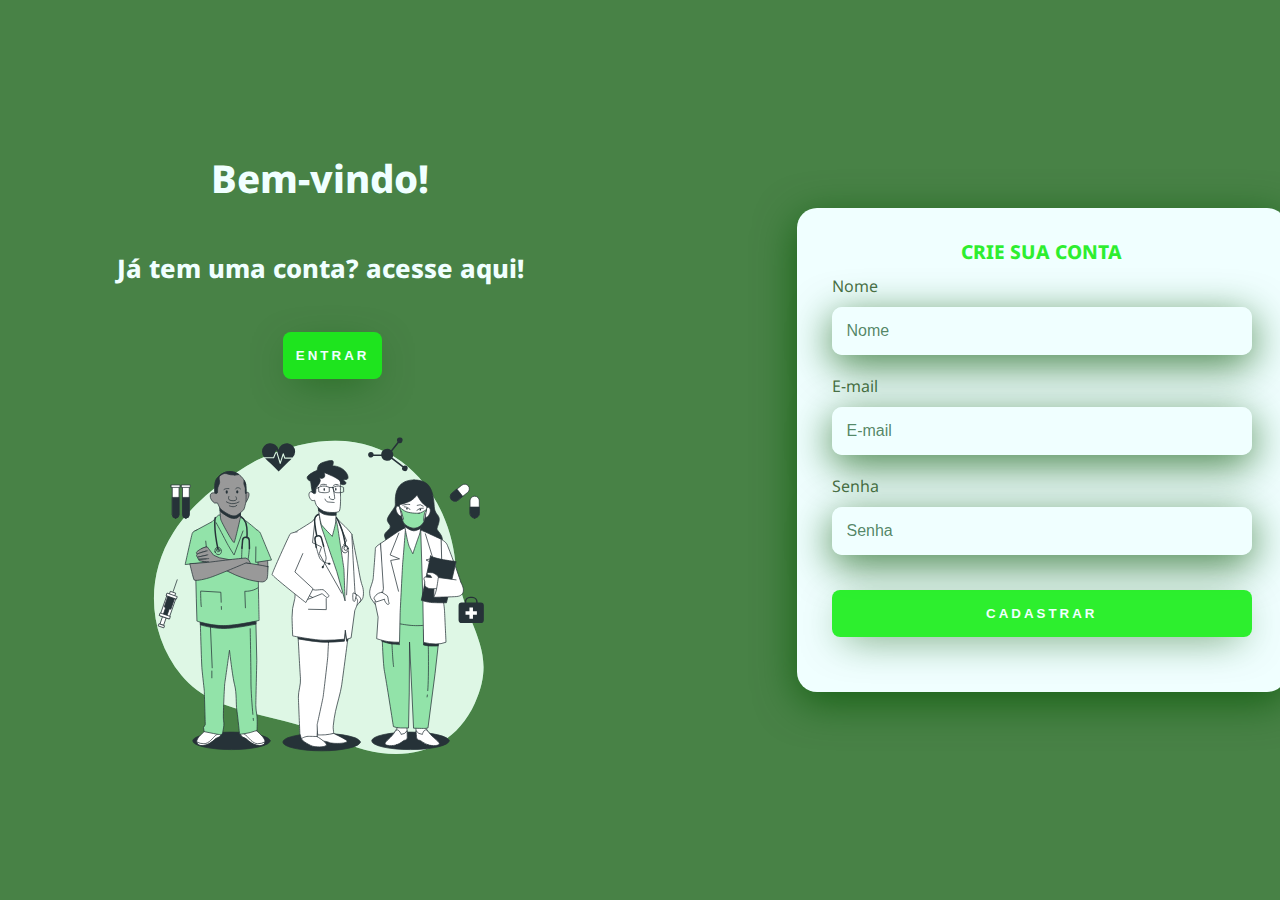
<file: index.html>
<!DOCTYPE html>
<html lang="en">
<head>
    <meta charset="UTF-8">
    <meta name="viewport" content="width=device-width, initial-scale=1.0">
    <link rel="stylesheet" href="index.css">
    <title>TELA DE REGISTRO</title>
</head>
<body>
    <div class="main-login">
    <div class="left-login">
        <h1>Bem-vindo!</h1>
        <h2>Já tem uma conta? acesse aqui!</h2>
        <a href="login.html">
        <button class="btn-login">Entrar</button></a>
        <img src="img/doctors-animate.svg" class="left-login-image" alt="animação doutores">
    </div>
    <div class="right-login">
        <form>
        <div class="card-registro">
            <h1>CRIE SUA CONTA</h1>
            <div class="textfield">
                <label for="nome">Nome</label>
                <input type="text" name="nome" placeholder="Nome">
            </div>
            <div class="textfield">
                <label for="e-mail">E-mail</label>
                <input type="text" name="e-mail" placeholder="E-mail">
            </div>
            <div class="textfield">
                <label for="senha">Senha</label>
                <input type="password" name="senha" placeholder="Senha">
            </div>
            <button type="submit" class="btn-registro">CADASTRAR</button>
        </div>
        </form>
    </div>
</body>
</html>
</file>
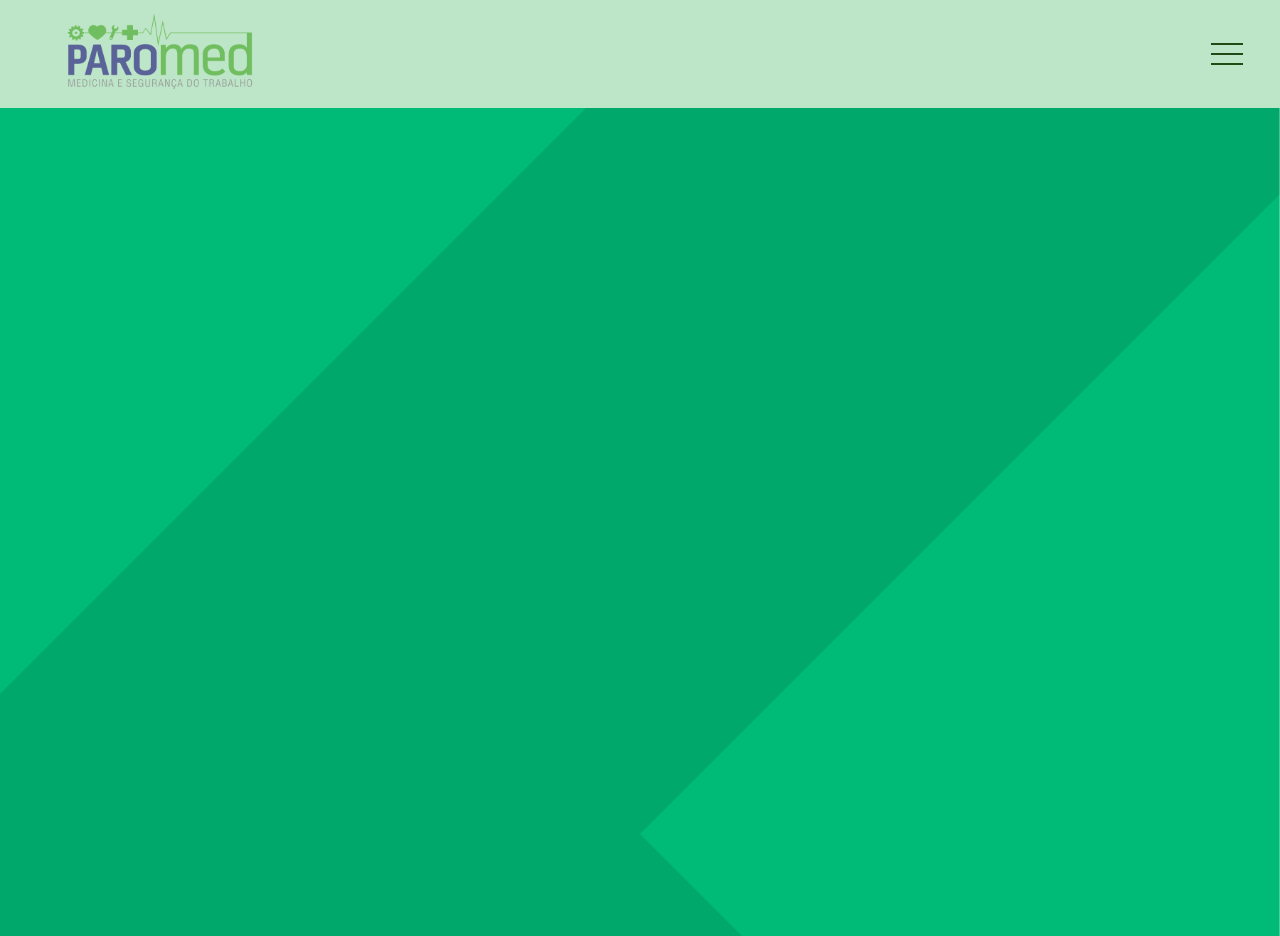
<file: asos.html>
<!DOCTYPE html>
<html lang="en">
<head>
    <meta charset="UTF-8">
    <meta name="viewport" content="width=device-width, initial-scale=1.0">
    <link rel="stylesheet" href="asos.css">
    <title>Document</title>
</head>
<body>
<header>
    <nav>
        <a href="home.html">
            <img src="/img/logo-paromed.png" class="logo-paromed" alt="logo"></a>
            <a href="agenda.html">
            <img src="/icon img/lembretes.png" class="logo-agenda" alt="logo-agenda"></a>
            <a href="financeiro.html">
            <img src="/icon img/banco.png" class="logo-financeiro" alt="logo-financeiro"></a>
            <a href="asos.html">
            <img src="/icon img/app-de-saude-diaria.png" class="logo-asos" alt="logo-asos"></a>
        <div class="mobile-menu">
            <div class="line1"></div>
            <div class="line2"></div>
            <div class="line3"></div>
        </div>
        <ul class="nav-list">
            <li><a href="/">Início</a></li>
            <li><a href="/">Consultas</a></li>
            <li><a href="/">Faturas</a></li>
            <li><a href="/">Asos</a></li>  
            <li><a href="/">Sair</a></li>  
        </ul>
    </nav>
</header>
<script src="mobile-navbar.js"></script> 
</body>
</html>
</file>
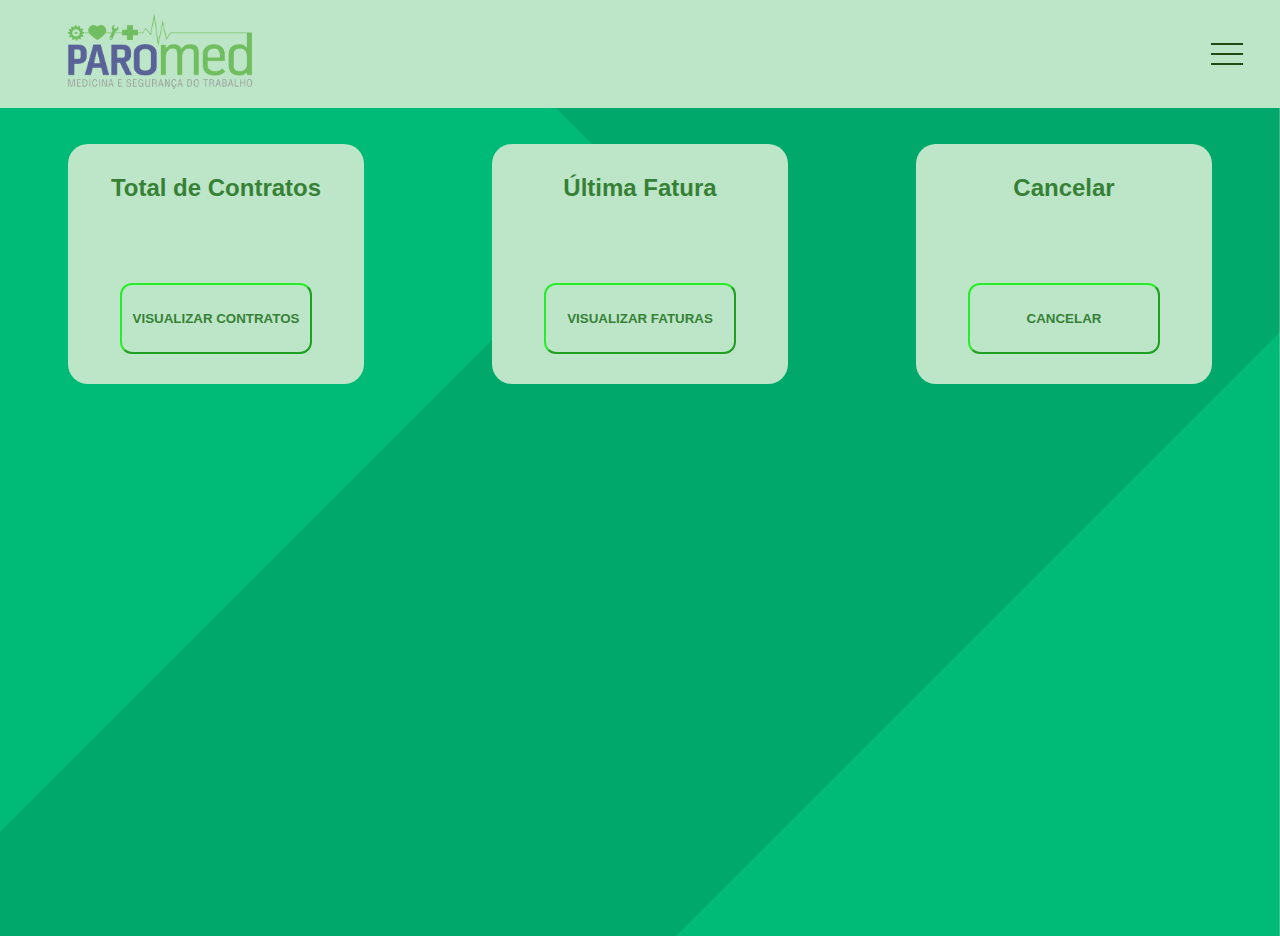
<file: financeiro.html>
<!DOCTYPE html>
<html lang="en">
<head>
    <meta charset="UTF-8">
    <meta name="viewport" content="width=device-width, initial-scale=1.0">
    <link rel="stylesheet" href="financeiro.css">
    <title>Document</title>
</head>
<body>
<header>
    <nav>
        <a href="home.html">
        <img src="/img/logo-paromed.png" class="logo-paromed" alt="logo"></a>
        <a href="agenda.html">
        <img src="/icon img/lembretes.png" class="logo-agenda" alt="logo-agenda"></a>
        <a href="financeiro.html">
        <img src="/icon img/banco.png" class="logo-financeiro" alt="logo-financeiro"></a>
        <a href="asos.html">
        <img src="/icon img/app-de-saude-diaria.png" class="logo-asos" alt="logo-asos"></a>
        <div class="mobile-menu">
            <div class="line1"></div>
            <div class="line2"></div>
            <div class="line3"></div>
        </div>
        <ul class="nav-list">
            <li><a href="/">Início</a></li>
            <li><a href="/">Consultas</a></li>
            <li><a href="/">Faturas</a></li>
            <li><a href="/">Asos</a></li>  
            <li><a href="/">Sair</a></li>  
        </ul>
    </nav>
</header>
        <div class="minibox-options">
            <div class="box-contratos" id="box-contratos">
                <h2>Total de Contratos</h2>
                <button type="button" id="button-contratos" class="btn-contratos">Visualizar contratos</button>
            </div>
            <div class="box-faturas" id="box-faturas">
                <h2>Última Fatura</h2>
                <button type="button" id="button-faturas" class="btn-faturas">Visualizar faturas</button>
            </div>
            <div class="box-cancelamento" id="box-cancelamento">
                <h2>Cancelar</h2>
                <button type="button" id="button-cancelamento" class="btn-cancelamento">Cancelar</button>
            </div>
        </div>
        <div class="hidden" id="box-central-faturas">
            <h2>FATURAS</h2>
        </div>
        <div class="hidden" id="box-central-contratos">
            <h2>CONTRATOS</h2>
        </div>
        <div class="hidden" id="box-central-cancelamento">
            <h2>CANCELAMENTO</h2>
        </div>
<script src="box-switch.js"></script> 
</body>
</html>
</file>
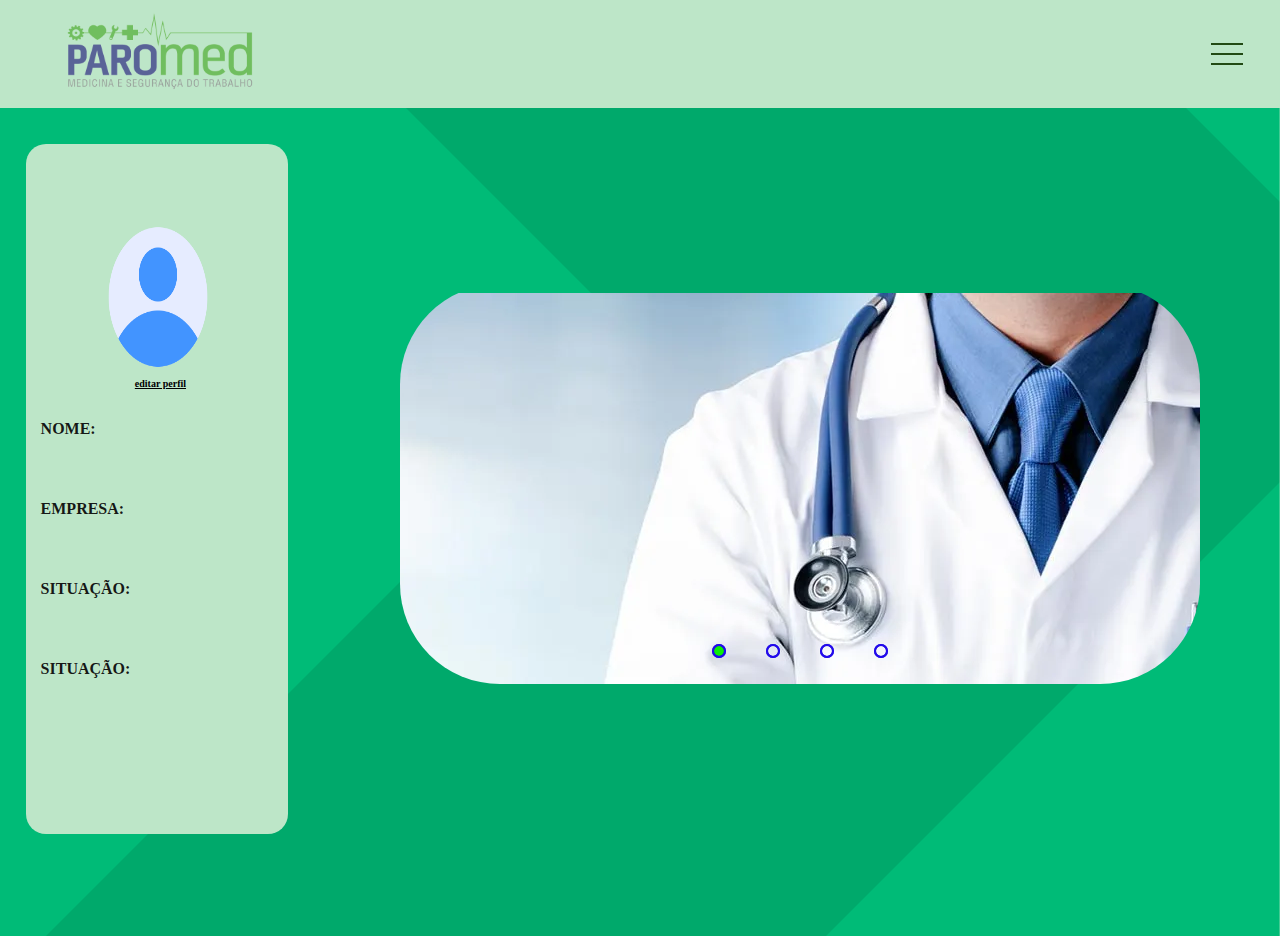
<file: home.html>
<!DOCTYPE html>
<html lang="en">
<head>
    <meta charset="UTF-8">
    <meta name="viewport" content="width=device-width, initial-scale=1.0">
    <link rel="stylesheet" href="home.css">
    <title>Document</title>
</head>
<body>
    <header>
        <nav>
            <a href="home.html">
                <img src="/img/logo-paromed.png" class="logo-paromed" alt="logo"></a>
                <a href="agenda.html">
                <img src="/icon img/lembretes.png" class="logo-agenda" alt="logo-agenda"></a>
                <a href="financeiro.html">
                <img src="/icon img/banco.png" class="logo-financeiro" alt="logo-financeiro"></a>
                <a href="asos.html">
                <img src="/icon img/app-de-saude-diaria.png" class="logo-asos" alt="logo-asos"></a>
            <div class="mobile-menu">
                <div class="line1"></div>
                <div class="line2"></div>
                <div class="line3"></div>
            </div>
            <ul class="nav-list">
                <li><a href="/">Início</a></li>
                <li><a href="/">Consultas</a></li>
                <li><a href="/">Faturas</a></li>
                <li><a href="/">Asos</a></li>  
                <li><a href="/">Sair</a></li>  
            </ul>
        </nav>
    </header>
    <div class="box-user">
        <img src="/img/user.png" class="user-icon" alt="user">
        <h6>editar perfil</h6>
        <div class="box-user-textos">
        <h4>Nome:</h4>
        <h4>Empresa:</h4>
        <h4>Situação:</h4>
        <h4>Situação:</h4>
        </div>
    </div>
    <div class="sect-img">

    </div>
    <div class = "slider">
        
        <div class="slides">
            <input type="radio" name="radio-btn" id="radio1">
            <input type="radio" name="radio-btn" id="radio2">
            <input type="radio" name="radio-btn" id="radio3">
            <input type="radio" name="radio-btn" id="radio4">
            
            <div class="slide first">
                <img src="/slide img/medicina-do-trabalho-em-sp-01.webp" alt="imagem 1"/>
            </div>
            <div class="slide">
                <img src="/slide img/telemedicina-ocupacional-1024x683.jpg" alt="imagem 2"/>
            </div>
            <div class="slide">
                <img src="/slide img/2148992036-1000x438.jpg.webp" alt="imagem 3"/>
            </div>
            <div class="slide">
                <img src="/slide img/blog-gestao-de-seguranca-do-trabalho-e-medicina-ocupacional-12c66e5149.jpg" alt="imagem 4"/>
            </div>

            <div class="navigation-auto">
                <div class="auto-btn1"></div>
                <div class="auto-btn2"></div>
                <div class="auto-btn3"></div>
                <div class="auto-btn4"></div>
            </div>
        </div>

        <div class="manual-navigation">
            <label for="radio1" class="manual-btn"></label>
            <label for="radio2" class="manual-btn"></label>
            <label for="radio3" class="manual-btn"></label>
            <label for="radio4" class="manual-btn"></label>
        </div>
            
    </div>
    <script src="mobile-navbar.js"></script>
    
</body>
</html>
</file>
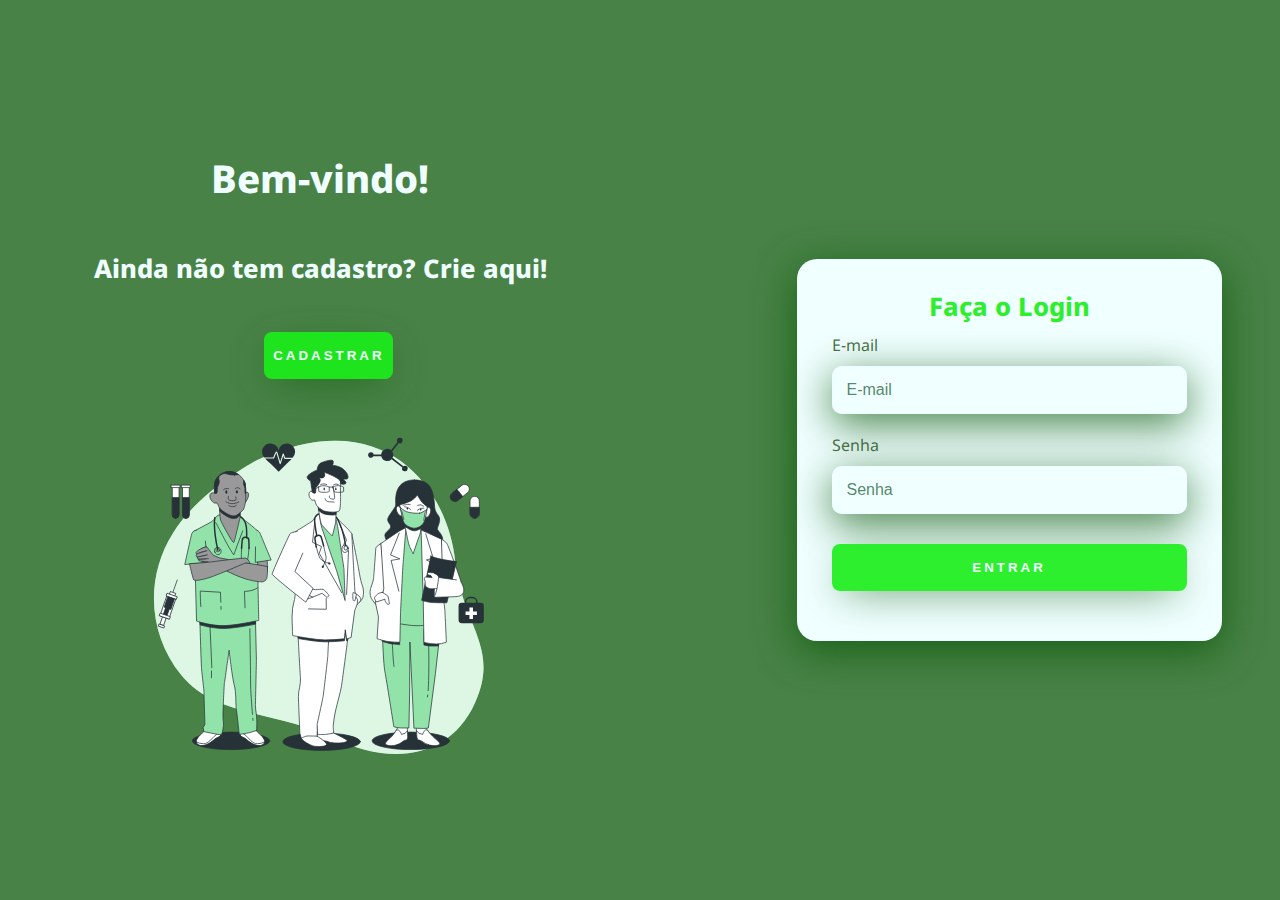
<file: login.html>
<!DOCTYPE html>
<html lang="en">
<head>
    <meta charset="UTF-8">
    <meta name="viewport" content="width=device-width, initial-scale=1.0">
    <link rel="stylesheet" href="login.css">
    <title>TELA DE LOGIN</title>
</head>
<body>
    <div class="main-login">
        <div class="left-login">
            <h1>Bem-vindo!</h1>
            <h2>Ainda não tem cadastro? Crie aqui!</h2>
            <a href="index.html">
            <button class="btn-registro">Cadastrar</button></a>
            <img src="img/doctors-animate.svg" class="left-login-image" alt="animação doutores">
        </div>
    <div class="right-login">
        <form>
            <div class="card-login">
                <h1>Faça o Login</h1>
                <div class="textfield">
                    <label for="E-mail">E-mail</label>
                    <input type="email" name="e-mail" placeholder="E-mail">
                </div>
                <div class="textfield">
                    <label for="senha">Senha</label>
                    <input type="password" name="senha" placeholder="Senha">
                </div>
                <button type="submit" class="btn-login">Entrar</button>
            </div>
        </form>
    </div>
</body>
</html>
</file>
<file: index.css>
@import url('https://fonts.googleapis.com/css2?family=Noto+Sans:ital,wght@0,100..900;1,100..900&display=swap');

body{
    margin: 0;
    font-family: 'Noto Sans', sans-serif;
}

body * {
    box-sizing: border-box;
}

.main-login{
    width: 100vw;
    height: 100vh;
    background: rgba(6, 85, 3, 0.733);
    display: flex;
    justify-content: center;
    align-items: center;
}

.left-login{
    width: 50vw;
    height: 100vh;
    display: flex;
    justify-content: center;
    align-items: center;
    flex-direction: column;
}

.left-login > h1 {
    font-size: 3vw;
    color: azure;
    font-weight: 800;
}

.left-login-image{
    max-width:400px;
    max-height:370px;
    width: auto;
    height: auto;
}

.left-login > h2 {
    font-size: 2vw;
    color: azure;
    font-weight: 800;
}

.right-login {
    width: 50vw;
    height: 100vh;
    display: flex;
    justify-content: center;
    align-items: center;
    flex-direction: column;
}

.card-registro{
    width: 150%;
    display: flex;
    justify-content: center;
    align-items: center;
    flex-direction: column;
    padding: 30px 35px;
    background: azure;
    border-radius: 20px;
    box-shadow: 0px 10px 40px rgba(6, 85, 3, 0.733);
}

.card-registro > h1{
    color: rgba(26, 237, 26, 0.912);
    font-weight: 800;
    font-size: 1.5vw;
    margin: 0;
}

.textfield{
    width: 100%;
    display: flex;
    flex-direction: column;
    align-items: flex-start;
    justify-content: center;
    margin: 10px;
}

.textfield > input{
    width: 100%;
    border: none;
    border-radius: 10px;
    padding: 15px;
    background: rgba(240, 255, 255, 0.784);
    color: black;
    font-size: 12pt;
    box-shadow: 0px 10px 40px rgba(6, 85, 3, 0.733);
    outline: none;
    box-sizing: border-box;
}

.textfield > label{
    color: rgba(41, 83, 33, 0.84);
    margin-bottom: 10px;
}

.textfield > input::placeholder{
    color: rgba(25, 91, 47, 0.742);
}

.btn-registro{
    width: 100%;
    padding: 16px 0px;
    margin: 25px;
    border: none;
    border-radius: 8px;
    outline: none;
    text-transform: uppercase;
    font-weight: 800;
    letter-spacing: 3px;
    color: azure;
    background: #1aed1ae9;
    cursor: pointer;
    box-shadow: 0px 10px 40px -12px rgba(6, 85, 3, 0.733);
}

.btn-login{
    width: 80%;
    padding: 16px 0px;
    margin: 25px;
    border: none;
    border-radius: 8px;
    outline: none;
    text-transform: uppercase;
    font-weight: 800;
    letter-spacing: 3px;
    color: azure;
    background: rgba(26, 237, 26, 0.912);
    cursor: pointer;
    box-shadow: 0px 10px 40px -12px rgba(6, 85, 3, 0.733);
}

@media only screen and (max-width: 950px){
    .card-registro{
        width: 80%;
    }
}

@media only screen and (max-width: 600px){
    .main-login{
        flex-direction: column;
    }
    .left-login > h1{
        height: auto;
        font-size: 3vh;
    }
    .left-login > h2{
        height: auto;
        font-size: 2vh;
    }
    .left-login > .left-login-image{
        display: none;
    }
    .left-login{
        width: 100%;
        height: 33vh;
    }
    .right-login{
        width: 100%;
        height: auto;
    }
    .card-registro{
        width: 90vw;
        height: 65vh;
    }
    .card-registro > h1{
        font-size: 2.5vh;
    }
    .btn-login{
        width: 80vw;
    }
}
</file>
<file: asos.css>
body {
    overflow-x: hidden;
    background-image: url("/img/zig-zag.png");
    background-position: 50% 50%;
    transition: transform 0.3s;
}

html::-webkit-scrollbar {
    display: none;  /* Chrome, Safari, Opera */
  }

* {
    margin: 0;
    padding: 0;
}

a {
    color: rgb(31, 77, 29);
    text-decoration: none;
    transition: 0.3s;
}

a:hover {
    opacity: 0.7;
}

.logo-paromed {
    display: block;
    margin-left: 5vw;
    margin-top: -1vh;
    width: 13vw;
    height: 25vh;
    transition: transform 0.3s

}

.logo-paromed:hover {
    cursor: pointer;
    transform: scale(1.1);

}


.logo-agenda {
    display: block;
    margin-left: 15vw;
    margin-top: -513px;
    width: 2vw;
    height: 4vh;
    animation: fall 1.2s ease-out forwards;
    transition: transform 0.3s;
}

.logo-agenda:hover {
    cursor: pointer;
    transform: scale(1.1);
}

.logo-financeiro {
    display: block;
    margin-left: 15vw;
    margin-top: -513px;
    width: 2vw;
    height: 4vh;
    transition: transform 0.3s;
    animation: fall 1.4s ease-out forwards;

}

.logo-financeiro:hover {
    cursor: pointer;
    transform: scale(1.1);
}

.logo-asos {
    display: block;
    margin-top: -513px;
    margin-left: 15vw;
    width: 2vw;
    height: 4vh;
    transition: transform 0.3s;
    animation: fall 1.6s ease-out forwards;
}

.logo-asos:hover {
    cursor: pointer;
    transform: scale(1.1);
}


nav {
    display: flex;
    align-items: center;
    font-family: system-ui, -apple-system, BlinkMacSystemFont, 'Segoe UI', Roboto, Oxygen, Ubuntu, Cantarell, 'Open Sans', 'Helvetica Neue', sans-serif;
    background: rgb(189, 230, 200);
    height: 12vh;

}

.nav-list {
    position: absolute;
    top: 12vh;
    right: 0;
    width: 12vw;
    height: 92vh;
    background: rgb(189, 230, 200);
    flex-direction: column;
    align-items: center;
    justify-content: space-around;
    transform: translateX(100%);
    transition: transform 0.3s ease-in;
    list-style-type: none
}

.nav-list li {
    margin-left: 11vh;
    margin-top: 8vh;
    opacity: 0;
}

.mobile-menu {
    display: block;
    margin-left: 20vw;
    cursor: pointer;
}

.mobile-menu > div {
    width: 32px;
    height: 2px;
    background: rgb(34, 74, 20);
    margin: 8px;
    transition: 0.3s;
}





























.mobile-menu.active {
    margin-left: 20vw;
    transition: 0.3s;
    
}


.nav-list.active {
    transform: translateX(0);
}

.mobile-menu.active .line1 {
    transform: rotate(-45deg) translate(-8px, 8px);
}

.mobile-menu.active .line2 {
    opacity: 0;
}

.mobile-menu.active .line3 {
    transform: rotate(45deg) translate(-5px, -7px);
}


@keyframes navLinkFade {
    from {
        opacity: 0;
        transform: translate(50px);
    }
    to {
        opacity: 1;
        transform: translate(0px); 
    }
}

@keyframes fall {
    0% {
        top: -1000px; /* Começa fora da tela */
        opacity: 0; /* Começa invisível */
    }
    100% {
        top: 0px; /* Alvo da animação, pode ser ajustado conforme necessário */
        opacity: 1; /* Fica visível no final */
        transform: translateY(72vh); /* Ajusta para centralizar verticalmente */
    }
}

@media only screen and (max-width: 1280px){
    .logo-agenda{
        margin-top: -73vh;
        width: 3vw;
    }
    .logo-financeiro{
        margin-top: -73vh;
        width: 3vw;
    }
    .logo-asos{
        margin-top: -73vh;
        width: 3vw;
    }

    .nav-list li {
        margin-left: 5vw;
    }

    .logo-paromed{
        width: 15vw;
        height: 20vh;
    }
}
</file>
<file: financeiro.css>
body {
    overflow-x: hidden;
    background-image: url("/img/zig-zag.png");
    background-position: 50% 50%;
    transition: transform 0.3s;
}

html::-webkit-scrollbar {
    display: none;  /* Chrome, Safari, Opera */
  }

* {
    margin: 0;
    padding: 0;
}

a {
    color: rgb(31, 77, 29);
    text-decoration: none;
    transition: 0.3s;
}

a:hover {
    opacity: 0.7;
}

.logo-paromed {
    display: block;
    margin-left: 5vw;
    margin-top: -1vh;
    width: 13vw;
    height: 25vh;
    transition: transform 0.3s

}

.logo-paromed:hover {
    cursor: pointer;
    transform: scale(1.1);

}


.logo-agenda {
    display: block;
    margin-left: 15vw;
    margin-top: -513px;
    width: 2vw;
    height: 4vh;
    animation: fall 1.2s ease-out forwards;
    transition: transform 0.3s;
}

.logo-agenda:hover {
    cursor: pointer;
    transform: scale(1.1);
}

.logo-financeiro {
    display: block;
    margin-left: 15vw;
    margin-top: -513px;
    width: 2vw;
    height: 4vh;
    transition: transform 0.3s;
    animation: fall 1.4s ease-out forwards;

}

.logo-financeiro:hover {
    cursor: pointer;
    transform: scale(1.1);
}

.logo-asos {
    display: block;
    margin-top: -513px;
    margin-left: 15vw;
    width: 2vw;
    height: 4vh;
    transition: transform 0.3s;
    animation: fall 1.6s ease-out forwards;
}

.logo-asos:hover {
    cursor: pointer;
    transform: scale(1.1);
}


nav {
    display: flex;
    align-items: center;
    font-family: system-ui, -apple-system, BlinkMacSystemFont, 'Segoe UI', Roboto, Oxygen, Ubuntu, Cantarell, 'Open Sans', 'Helvetica Neue', sans-serif;
    background: rgb(189, 230, 200);
    height: 12vh;

}

.nav-list {
    position: absolute;
    top: 12vh;
    right: 0;
    width: 12vw;
    height: 92vh;
    background: rgb(169, 206, 179);
    flex-direction: column;
    align-items: center;
    justify-content: space-around;
    transform: translateX(100%);
    transition: transform 0.3s ease-in;
    list-style-type: none;
    z-index: 2;
}

.nav-list li {
    margin-left: 11vh;
    margin-top: 8vh;
    opacity: 0;
}

.mobile-menu {
    display: block;
    margin-left: 20vw;
    cursor: pointer;
}

.mobile-menu > div {
    width: 32px;
    height: 2px;
    background: rgb(34, 74, 20);
    margin: 8px;
    transition: 0.3s;
}

.minibox-options{
    display: flex;
    justify-content: center;
    margin-top: 4vh;
}


.box-contratos{
    display: flex;
    flex-direction: column;
    align-items: center;
    border-radius: 20px;
    padding: 30px 20px;
    background-color: rgb(189, 230, 200);
    width: 20vw;
    height: 20vh;
    color: rgb(55, 129, 55);
    font-family: sans-serif;
}
.box-faturas{
    display: flex;
    flex-direction: column;
    align-items: center;
    border-radius: 20px;
    padding: 30px 20px;
    background-color: rgb(189, 230, 200);
    width: 20vw;
    height: 20vh;
    margin-left: 10vw;
    color: rgb(55, 129, 55);
    font-family: sans-serif;
}
.box-cancelamento{
    display: flex;
    flex-direction: column;
    align-items: center;
    border-radius: 20px;
    padding: 30px 20px;
    background-color: rgb(189, 230, 200);
    width: 20vw;
    height: 20vh;
    margin-left: 10vw;
    color: rgb(55, 129, 55);
    font-family: sans-serif;
}

.btn-contratos {

    align-items: center;
    margin-top: 9vh;
    width: 15vw;
    height: 50vh;
    border-radius: 12px;
    border-color: rgba(26, 237, 26, 0.912);;
    background-color: rgb(189, 230, 200);
    color: rgb(55, 129, 55);
    font-weight: 800;
    text-transform: uppercase;
    font-family: sans-serif;

}
.btn-faturas {
    align-items: center;
    margin-top: 9vh;
    width: 15vw;
    height: 50vh;
    border-radius: 12px;
    border-color: rgba(26, 237, 26, 0.912);;
    background-color: rgb(189, 230, 200);
    color: rgb(55, 129, 55);
    font-weight: 800;
    text-transform: uppercase;
    font-family: sans-serif;
}

.btn-cancelamento {
    align-items: center;
    margin-top: 9vh;
    width: 15vw;
    height: 50vh;
    border-radius: 12px;
    border-color: rgba(26, 237, 26, 0.912);;
    background-color: rgb(189, 230, 200);
    color: rgb(55, 129, 55);
    font-weight: 800;
    text-transform: uppercase;
    font-family: sans-serif;
}

.btn-contratos:hover {
    cursor: pointer;
    color: rgb(189, 230, 200);
    background-color: rgb(55, 129, 55);
    border-color: black;


}
.btn-faturas:hover {
    cursor: pointer;
    color: rgb(189, 230, 200);
    background-color: rgb(55, 129, 55);
    border-color: black;
}
.btn-cancelamento:hover {
    cursor: pointer;
    color: rgb(189, 230, 200);
    background-color: rgb(55, 129, 55);
    border-color: black;
}

.hidden {
    display: none;
}

#box-central-faturas {
    margin-top: 5vh;
    margin-left: 2vw;
    border-radius: 20px;
    padding: 30px 20px;
    width: 93vw;
    height: 100vh;
    background-color: rgb(189, 230, 200);
    color: rgb(55, 129, 55);
    animation: fall-list 1.6s ease-out forwards;
    font-family: sans-serif;
    font-weight: 800;
    z-index: 1;
}

#box-central-cancelamento {
    margin-top: 5vh;
    margin-left: 2vw;
    border-radius: 20px;
    padding: 30px 20px;
    width: 93vw;
    height: 100vh;
    background-color: rgb(189, 230, 200);
    color: rgb(55, 129, 55);
    animation: fall-list 1.6s ease-out forwards;
    font-family: sans-serif;
    font-weight: 800;
    z-index: 1;
}

#box-central-contratos {
    margin-top: 5vh;
    margin-left: 2vw;
    border-radius: 20px;
    padding: 30px 20px;
    width: 93vw;
    height: 100vh;
    background-color: rgb(189, 230, 200);
    color: rgb(55, 129, 55);
    animation: fall-list 1.6s ease-out forwards;
    font-family: sans-serif;
    font-weight: 800;
    z-index: 1;
}






























.mobile-menu.active {
    margin-left: 20vw;
    transition: 0.3s;
    
}


.nav-list.active {
    transform: translateX(0);
}

.mobile-menu.active .line1 {
    transform: rotate(-45deg) translate(-8px, 8px);
}

.mobile-menu.active .line2 {
    opacity: 0;
}

.mobile-menu.active .line3 {
    transform: rotate(45deg) translate(-5px, -7px);
}


@keyframes navLinkFade {
    from {
        opacity: 0;
        transform: translate(50px);
    }
    to {
        opacity: 1;
        transform: translate(0px); 
    }
}

@keyframes fall {
    0% {
        top: -1000px; /* Começa fora da tela */
        opacity: 0; /* Começa invisível */
    }
    100% {
        top: 0px; /* Alvo da animação, pode ser ajustado conforme necessário */
        opacity: 1; /* Fica visível no final */
        transform: translateY(72vh); /* Ajusta para centralizar verticalmente */
    }
}

@keyframes fall-list {
    0% {
        height: 5vh; /* Começa fora da tela */
         /* Começa invisível */
    }
    100% {
        height: 100vh; /* Alvo da animação, pode ser ajustado conforme necessário */
        opacity: 1; /* Fica visível no final */
         /* Ajusta para centralizar verticalmente */
    }
}

@media only screen and (max-width: 950px){
    body {
        overflow-x: hidden;
        
    }
    
    nav{
        height: 20vh;
        width: 950px;
    }

    .nav-list{
        right: -20vw;
        width: 40vw;
        top: 20vh;
        height: 100vh;
    }

    .nav-list li{
        margin-left: 15vw;
    }

    .logo-agenda{
        margin-top: -68vh;
        width: 6vw;
        margin-left: -23vw;
    }
    .logo-financeiro{
        margin-top: -68vh;
        width: 6vw;
        margin-left: 11vw;

    }
    .logo-asos{
        margin-top: -68vh;
        width: 6vw;
        margin-left: 25vw;
    }
    .logo-paromed{
        width: 40vw;
        height: 20vh;
        margin-left: 1vw;
        margin-top: -10vh;
    }
    
    .mobile-menu{
        margin-top: -10vh;
        margin-left: 10vw;
    }

    .mobile-menu.active {
        margin-left: 10vw;
    }

    .box-contratos{
        height: 20vh;
        margin-left: 15vw;
    }
    .box-faturas{
        height: 20vh;
    }
    .box-cancelamento{
        height: 20vh;
    }

    .btn-cancelamento{
        width: 25vw;
        height: 6vh;
        margin-top: 12.5vh;
    }

    .btn-faturas{
        width: 25vw;
        height: 7vh;
    }

    .btn-contratos{
        width: 25vw;
        height: 7vh;
    }

    
    #box-central-cancelamento{
        height: 100vh;
        margin-top: 10vh;
        margin-left: 5vw;
    }
    
    #box-central-faturas{
        height: 100vh;
        margin-top: 10vh;
        margin-left: 5vw;
    }
    
    #box-central-contratos{
        height: 100vh;
        margin-top: 10vh;
        margin-left: 5vw;
    }

    @keyframes fall-list {
        0% {
            height: 5vh; /* Começa fora da tela */
             /* Começa invisível */
        }
        100% {
            height: 100vh; /* Alvo da animação, pode ser ajustado conforme necessário */
            opacity: 1; /* Fica visível no final */
             /* Ajusta para centralizar verticalmente */
        }
    }
    
}

@media only screen and (max-width: 600px){
    .logo-agenda{
        top: 1vh;
    }
}

@media only screen and (max-width: 1280px){
    .logo-agenda{
        margin-top: -73vh;
        width: 3vw;
    }
    .logo-financeiro{
        margin-top: -73vh;
        width: 3vw;
    }
    .logo-asos{
        margin-top: -73vh;
        width: 3vw;
    }

    .nav-list li {
        margin-left: 5vw;
    }

    .logo-paromed{
        width: 15vw;
        height: 20vh;
    }
}
</file>
<file: home.css>
body {
    overflow-x: hidden;
    overflow-y: hidden;
    background-image: url("/img/zig-zag.png");
    background-position: 50% 50%;
    transition: transform 0.3s;
}

* {
    margin: 0;
    padding: 0;
}

a {
    color: rgb(31, 77, 29);
    text-decoration: none;
    transition: 0.3s;
}

a:hover {
    opacity: 0.7;
}

.logo-paromed {
    display: block;
    margin-left: 5vw;
    margin-top: -1vh;
    width: 13vw;
    height: 25vh;
    transition: transform 0.3s
}

.logo-paromed:hover {
    cursor: pointer;
    transform: scale(1.1);

}

.logo-agenda {
    display: block;
    margin-left: 15vw;
    margin-top: -513px;
    width: 2vw;
    height: 4vh;
    animation: fall 1.2s ease-out forwards;
    transition: transform 0.3s;
}

.logo-agenda:hover {
    cursor: pointer;
    transform: scale(1.1);
}

.logo-financeiro {
    display: block;
    margin-left: 15vw;
    margin-top: -513px;
    width: 2vw;
    height: 4vh;
    transition: transform 0.3s;
    animation: fall 1.4s ease-out forwards;

}

.logo-financeiro:hover {
    cursor: pointer;
    transform: scale(1.1);
}

.logo-asos {
    display: block;
    margin-top: -513px;
    margin-left: 15vw;
    width: 2vw;
    height: 4vh;
    transition: transform 0.3s;
    animation: fall 1.6s ease-out forwards;
}

.logo-asos:hover {
    cursor: pointer;
    transform: scale(1.1);
}


nav {
    display: flex;
    align-items: center;
    font-family: system-ui, -apple-system, BlinkMacSystemFont, 'Segoe UI', Roboto, Oxygen, Ubuntu, Cantarell, 'Open Sans', 'Helvetica Neue', sans-serif;
    background: rgb(189, 230, 200);
    height: 12vh;

}


.box-user {
    display: flex;
    justify-content: center;
    flex-direction: column;
    margin-left: 2%;
    margin-right: 70%;
    margin-top: 4vh;
    width: 15vw;
    height: 70vh;
    padding: 30px 35px;
    background: rgb(189, 230, 200);
    border-color: rgba(0, 0, 0, 0.86);
    border-radius: 20px;
    animation: BoxUserFade 1s ease-in-out;
}

.box-user-textos {
    text-transform: uppercase;
    line-height: 80px;
    margin-left: -20px;
    margin-bottom: 5vh;
    color: rgba(17, 18, 17, 0.971);
    text-decoration: none;
    font-style: normal;
}

.box-user > h6{
    font-size: 10px;
    margin-left: 5.8vw;
    text-decoration: underline;


}

.box-user > h6:hover{
    cursor: pointer;
    opacity: 0.5;
    color: rgba(4, 19, 84, 0.723);
    display: inline-block;
    margin-left: 5.8vw;
}

.box-user-textos > h2 {
    font-size: 18px;
}

.user-icon {
    margin-bottom: 1vh;
    margin-left: 3.6vw;
    width: 8vw;
    height: 16vh;
}


.nav-list {
    position: absolute;
    top: 12vh;
    right: 0;
    width: 12vw;
    height: 92vh;
    background: rgba(189, 230, 200, 0.892);
    flex-direction: column;
    align-items: center;
    justify-content: space-around;
    transform: translateX(100%);
    transition: transform 0.3s ease-in;
    list-style-type: none
}

.nav-list li {
    margin-left: 11vh;
    margin-top: 8vh;
    opacity: 0;
}

.mobile-menu {
    display: block;
    margin-left: 20vw;
    cursor: pointer;
}

.mobile-menu > div {
    width: 32px;
    height: 2px;
    background: rgb(34, 74, 20);
    margin: 8px;
    transition: 0.3s;
}

.mobile-menu.active {
    margin-left: 20vw;
    transition: 0.3s;
    
}


.nav-list.active {
    transform: translateX(0);
}

.mobile-menu.active .line1 {
    transform: rotate(-45deg) translate(-8px, 8px);
}

.mobile-menu.active .line2 {
    opacity: 0;
}

.mobile-menu.active .line3 {
    transform: rotate(45deg) translate(-5px, -7px);
}

.slider {
    margin-top: -550px;
    margin-left: 400px;
    width: 800px;
    height: 400px;
    overflow: hidden;
    border-radius: 100px;
}

.slides {
    width: 400%;
    height: 400px;
    display: flex;
}

.slides input {
    display: none;
}

.slide {
    width: 25%;
    position: relative;
    margin-top: 1vh;
    margin-left: 20vw;
    transition: 2s;
}

.slide img {
    width: 800 px;
}

.manual-navigation {
    position: absolute;
    width: 800px;
    margin-top: -40px;
    display: flex;
    justify-content: center;
}

.manual-btn {
    border: 2px solid #2309ec;
    padding: 5px;
    border-radius: 10px;
    cursor: pointer;
    transition: 1s;
}

.manual-btn:not(:last-child) {
    margin-right: 40px;
}

.manual-btn:hover {
    background-color: #0dec09;
}

#radio1:checked ~ .first{
    margin-left: -5%;
}

#radio2:checked ~ .first{
    margin-left: -40%;
}

#radio3:checked ~ .first{
    margin-left: -75%;
}

#radio4:checked ~ .first{
    margin-left: -106%;
}


.navigation-auto  div{
    border: 2px solid #1310dc;
    padding: 5px;
    border-radius: 10px;
    cursor: pointer;
    transition: 1s;
}

.navigation-auto{
    position: absolute;
    width: 800px;
    margin-top: 360px;
    display: flex;
    justify-content: center;
}

.navigation-auto div:not(:last-child){
    margin-right: 40px;
}

#radio1:checked ~ .navigation-auto .auto-btn1{
    background-color: #0dec09;
}
#radio2:checked ~ .navigation-auto .auto-btn2{
    background-color: #0dec09;
}
#radio3:checked ~ .navigation-auto .auto-btn3{
    background-color: #0dec09;
}
#radio4:checked ~ .navigation-auto .auto-btn4{
    background-color: #0dec09;
}






@keyframes navLinkFade {
    from {
        opacity: 0;
        transform: translate(50px);
    }
    to {
        opacity: 1;
        transform: translate(0px); 
    }
}

@keyframes fall {
    0% {
        top: -1000px; /* Começa fora da tela */
        opacity: 0; /* Começa invisível */
    }
    100% {
        top: 0px; /* Alvo da animação, pode ser ajustado conforme necessário */
        opacity: 1; /* Fica visível no final */
        transform: translateY(72vh); /* Ajusta para centralizar verticalmente */
    }
}


@keyframes BoxUserFade {
    from {
        opacity: 0;
        transform: translate(50px);
    }
    to {
        opacity: 1;
        transform: translate(0px); 
    }
}

@media only screen and (max-width: 1280px){
    .logo-agenda{
        margin-top: -73vh;
        width: 3vw;
    }
    .logo-financeiro{
        margin-top: -73vh;
        width: 3vw;
    }
    .logo-asos{
        margin-top: -73vh;
        width: 3vw;
    }

    .nav-list li {
        margin-left: 5vw;
    }

    .logo-paromed{
        width: 15vw;
        height: 20vh;
    }
}
</file>
<file: login.css>
@import url('https://fonts.googleapis.com/css2?family=Noto+Sans:ital,wght@0,100..900;1,100..900&display=swap');

body{
    margin: 0;
    font-family: 'Noto Sans', sans-serif;
}

body * {
    box-sizing: border-box;
}

.main-login{
    width: 100vw;
    height: 100vh;
    background: rgba(6, 85, 3, 0.733);
    display: flex;
    justify-content: center;
    align-items: center;
}

.left-login{
    width: 50vw;
    height: 100vh;
    display: flex;
    justify-content: center;
    align-items: center;
    flex-direction: column;
}

.left-login > h1 {
    font-size: 3vw;
    color: azure;
    font-weight: 800;
}

.left-login-image{
    max-width:400px;
    max-height:370px;
    width: auto;
    height: auto;
}

.left-login > h2 {
    font-size: 2vw;
    color: azure;
    font-weight: 800;
}

.right-login {
    width: 50vw;
    height: 100vh;
    display: flex;
    justify-content: center;
    align-items: center;
    flex-direction: column;
}

.card-login{
    width: 130%;
    display: flex;
    justify-content: center;
    align-items: center;
    flex-direction: column;
    padding: 30px 35px;
    background: azure;
    border-radius: 20px;
    box-shadow: 0px 10px 40px rgba(6, 85, 3, 0.733);
}

.card-login > h1{
    color: rgba(26, 237, 26, 0.912);
    font-weight: 800;
    font-size: 2vw;
    margin: 0;
}

.textfield{
    width: 100%;
    display: flex;
    flex-direction: column;
    align-items: flex-start;
    justify-content: center;
    margin: 10px;
}

.textfield > input{
    width: 100%;
    border: none;
    border-radius: 10px;
    padding: 15px;
    background: rgba(240, 255, 255, 0.784);
    color: black;
    font-size: 12pt;
    box-shadow: 0px 10px 40px rgba(6, 85, 3, 0.733);
    outline: none;
    box-sizing: border-box;
}

.textfield > label{
    color: rgba(41, 83, 33, 0.84);
    margin-bottom: 10px;
}

.textfield > input::placeholder{
    color: rgba(25, 91, 47, 0.742);
}

.btn-login{
    width: 100%;
    padding: 16px 0px;
    margin: 20px;
    border: none;
    border-radius: 8px;
    outline: none;
    text-transform: uppercase;
    font-weight: 800;
    letter-spacing: 3px;
    color: azure;
    background: #1aed1ae9;
    cursor: pointer;
    box-shadow: 0px 10px 40px -12px rgba(6, 85, 3, 0.733);
}

.btn-registro{
    width: 80%;
    padding: 16px 0px;
    margin: 25px;
    border: none;
    border-radius: 8px;
    outline: none;
    text-transform: uppercase;
    font-weight: 800;
    letter-spacing: 3px;
    color: azure;
    background: rgba(26, 237, 26, 0.912);
    cursor: pointer;
    box-shadow: 0px 10px 40px -12px rgba(6, 85, 3, 0.733);
}

@media only screen and (max-width: 950px){
    .card-login{
        width: 80%;
    }
}

@media only screen and (max-width: 600px){
    .main-login{
        flex-direction: column;
    }
    .left-login > h1{
        display: none;
    }
    .left-login > h2{
        font-size: 2vh;
    }
    .left-login > .left-login-image{
        height: 28vh;
        width: auto;
    }
    .left-login{
        width: 100%;
        height: auto;
    }
    .right-login{
        width: 100%;
        height: auto;
    }
    .card-login{
        width: 50vh;
        height: 50vh;
    }
    .card-login > h1{
        font-size: 3vh;
    }
    .btn-registro{
        width: 80vw;
    }
}
</file>
